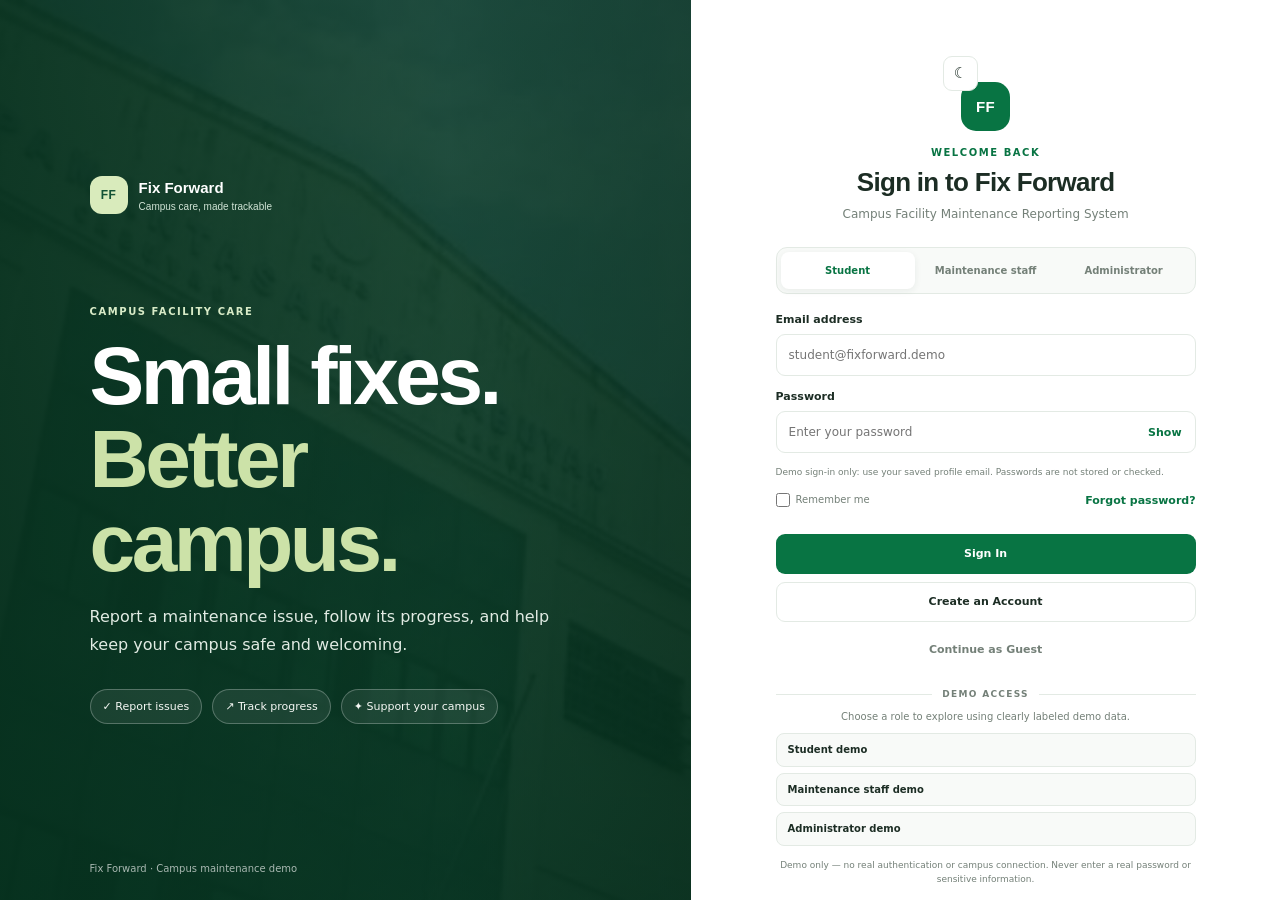
<file: index.html>
<!doctype html>
<html lang="en">
<head>
  <meta charset="utf-8">
  <meta name="viewport" content="width=device-width, initial-scale=1">
  <meta name="theme-color" content="#087443">
  <meta name="description" content="Fix Forward campus facility maintenance reporting demo.">
  <title>Fix Forward | Campus Maintenance</title>
  <link rel="stylesheet" href="styles.css">
</head>
<body>
  <section id="loginScreen" class="login-screen" aria-label="Sign in to Fix Forward">
    <div class="login-photo" role="img" aria-label="Campus building photograph">
      <div class="photo-overlay"></div>
      <div class="login-copy">
        <a class="brand brand-light" href="#" aria-label="Fix Forward home"><span class="brand-mark">FF</span><span>Fix Forward<small>Campus care, made trackable</small></span></a>
        <p class="eyebrow">CAMPUS FACILITY CARE</p>
        <h1>Small fixes.<br><span>Better campus.</span></h1>
        <p>Report a maintenance issue, follow its progress, and help keep your campus safe and welcoming.</p>
        <div class="login-tags"><span>✓ Report issues</span><span>↗ Track progress</span><span>✦ Support your campus</span></div>
      </div>
      <span class="photo-credit">Fix Forward · Campus maintenance demo</span>
    </div>
    <div class="login-panel">
      <button class="icon-button login-theme" data-action="theme" aria-label="Toggle dark mode" title="Toggle dark mode">☾</button>
      <div class="login-card">
        <div class="brand-mark brand-mark-large">FF</div>
        <p class="eyebrow">WELCOME BACK</p>
        <h2>Sign in to Fix Forward</h2>
        <p class="muted">Campus Facility Maintenance Reporting System</p>
        <div class="role-tabs" role="group" aria-label="Choose demo role">
          <button class="role-tab active" data-role="student">Student</button>
          <button class="role-tab" data-role="staff">Maintenance staff</button>
          <button class="role-tab" data-role="admin">Administrator</button>
        </div>
        <form id="loginForm" novalidate>
          <label for="loginEmail">Email address</label>
          <input id="loginEmail" type="email" autocomplete="username" placeholder="student@fixforward.demo" required>
          <label for="loginPassword">Password</label>
          <div class="password-wrap"><input id="loginPassword" type="password" autocomplete="current-password" placeholder="Enter your password" required><button type="button" data-action="toggle-password" aria-label="Show password">Show</button></div>
          <p class="login-footnote">Demo sign-in only: use your saved profile email. Passwords are not stored or checked.</p>
          <div class="login-options"><label class="remember"><input id="rememberMe" type="checkbox"> Remember me</label><button class="text-button" type="button" data-action="reset-password">Forgot password?</button></div>
          <p id="loginError" class="form-error" role="alert" hidden></p>
          <button class="button button-primary button-wide" type="submit">Sign In</button>
          <button class="button button-outline button-wide" type="button" data-action="register">Create an Account</button>
          <button class="button button-quiet button-wide" type="button" data-action="guest">Continue as Guest</button>
        </form>
        <div class="divider"><span>DEMO ACCESS</span></div>
        <p class="demo-caption">Choose a role to explore using clearly labeled demo data.</p>
        <div class="demo-buttons">
          <button data-action="demo" data-role="student">Student demo</button>
          <button data-action="demo" data-role="staff">Maintenance staff demo</button>
          <button data-action="demo" data-role="admin">Administrator demo</button>
        </div>
        <p class="login-footnote">Demo only — no real authentication or campus connection. Never enter a real password or sensitive information.</p>
        <p class="login-footnote"><a href="privacy.html" target="_blank" rel="noopener noreferrer">Read the Privacy Policy</a></p>
      </div>
    </div>
  </section>

  <div id="app" class="app-shell" hidden>
    <aside id="sidebar" class="sidebar">
      <a class="brand sidebar-brand" href="#" data-page-link="dashboard"><span class="brand-mark">FF</span><span>Fix Forward<small>Campus maintenance</small></span></a>
      <div id="sidebarNav" class="sidebar-nav"></div>
      <div class="sidebar-bottom">
        <div class="demo-label"><span class="status-dot"></span> Local demo environment</div>
        <button class="nav-item" data-page="profile"><span class="nav-icon">⚙</span><span>Profile & settings</span></button>
        <button class="nav-item" data-action="logout"><span class="nav-icon">↪</span><span>Sign out</span></button>
      </div>
    </aside>
    <main class="main-shell">
      <header class="topbar">
        <div class="topbar-left">
          <button class="icon-button menu-toggle" data-action="sidebar" aria-label="Toggle navigation">☰</button>
          <div><p class="eyebrow" id="pageEyebrow">OVERVIEW</p><h1 id="pageTitle">Dashboard</h1></div>
        </div>
        <div class="topbar-actions">
          <button class="icon-button" data-action="theme" aria-label="Toggle dark mode" title="Toggle dark mode">☾</button>
          <button class="icon-button notification-trigger" data-page="notifications" aria-label="Notifications">♧<span id="notificationBadge" class="notification-badge" hidden></span></button>
          <button class="profile-trigger" data-page="profile"><span class="avatar" id="userAvatar">S</span><span><strong id="userName">Student</strong><small id="userRole">Student</small></span><span class="chevron">⌄</span></button>
        </div>
      </header>
      <div id="pageContent" class="page-content" tabindex="-1"></div>
      <footer class="app-footer"><span>© 2026 Fix Forward · Student project prototype</span><span><a href="privacy.html" target="_blank" rel="noreferrer">Privacy policy</a><span> · </span>Local browser data only</span></footer>
    </main>
  </div>
  <dialog id="modal" class="modal"><div id="modalContent"></div></dialog>
  <div id="toast" class="toast" role="status" aria-live="polite"></div>
  <script src="script.js"></script>
</body>
</html>
</file>
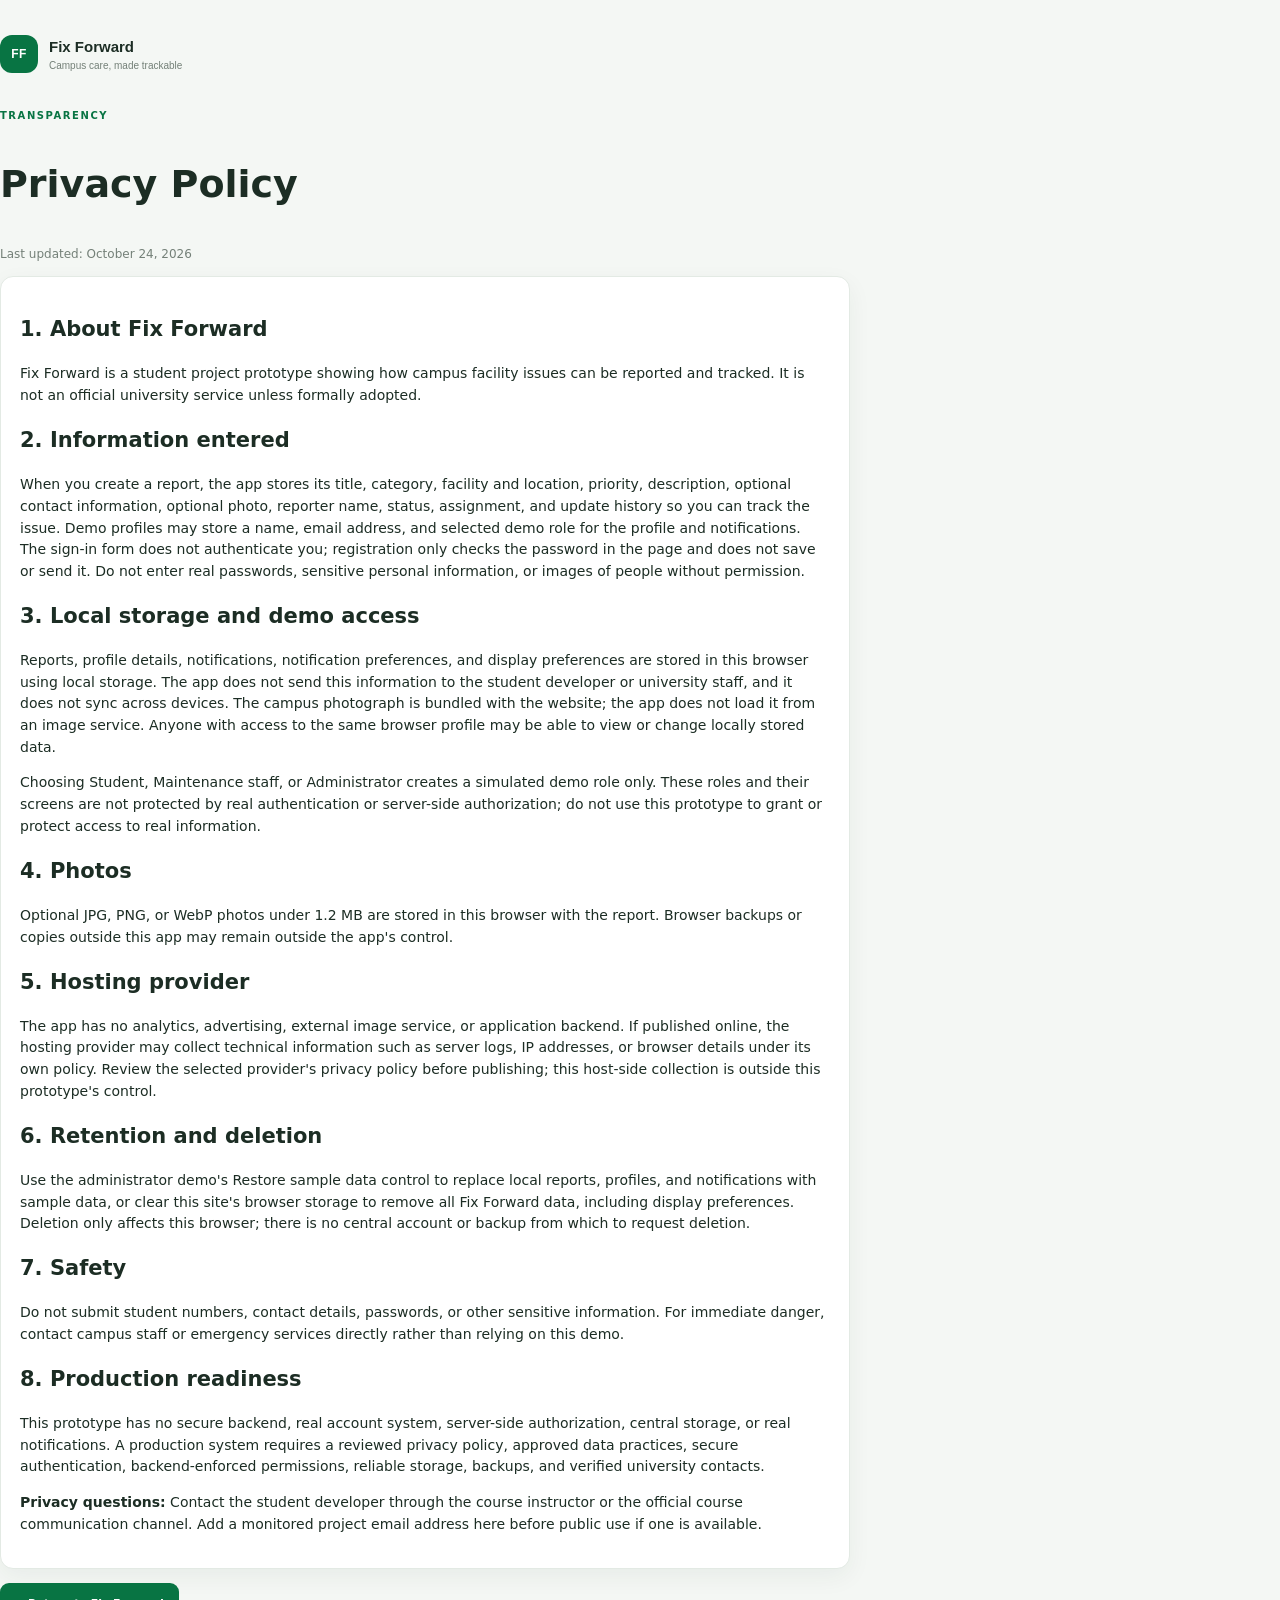
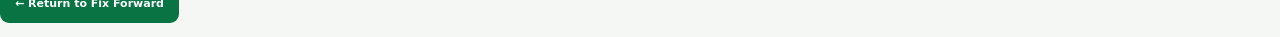
<file: privacy.html>
<!doctype html>
<html lang="en">
<head>
  <meta charset="utf-8">
  <meta name="viewport" content="width=device-width, initial-scale=1">
  <title>Privacy Policy | Fix Forward</title>
  <link rel="stylesheet" href="styles.css">
</head>
<body>
  <main style="max-width:850px;padding-top:35px">
    <a class="brand" href="index.html"><span class="brand-mark">FF</span><span>Fix Forward<small>Campus care, made trackable</small></span></a>
    <section style="padding-top:35px">
      <p class="eyebrow">TRANSPARENCY</p>
      <h1 style="font-size:38px">Privacy Policy</h1>
      <p class="muted">Last updated: October 24, 2026</p>
      <article class="card">
        <h2>1. About Fix Forward</h2>
        <p>Fix Forward is a student project prototype showing how campus facility issues can be reported and tracked. It is not an official university service unless formally adopted.</p>
        <h2>2. Information entered</h2>
        <p>When you create a report, the app stores its title, category, facility and location, priority, description, optional contact information, optional photo, reporter name, status, assignment, and update history so you can track the issue. Demo profiles may store a name, email address, and selected demo role for the profile and notifications. The sign-in form does not authenticate you; registration only checks the password in the page and does not save or send it. Do not enter real passwords, sensitive personal information, or images of people without permission.</p>
        <h2>3. Local storage and demo access</h2>
        <p>Reports, profile details, notifications, notification preferences, and display preferences are stored in this browser using local storage. The app does not send this information to the student developer or university staff, and it does not sync across devices. The campus photograph is bundled with the website; the app does not load it from an image service. Anyone with access to the same browser profile may be able to view or change locally stored data.</p>
        <p>Choosing Student, Maintenance staff, or Administrator creates a simulated demo role only. These roles and their screens are not protected by real authentication or server-side authorization; do not use this prototype to grant or protect access to real information.</p>
        <h2>4. Photos</h2>
        <p>Optional JPG, PNG, or WebP photos under 1.2 MB are stored in this browser with the report. Browser backups or copies outside this app may remain outside the app's control.</p>
        <h2>5. Hosting provider</h2>
        <p>The app has no analytics, advertising, external image service, or application backend. If published online, the hosting provider may collect technical information such as server logs, IP addresses, or browser details under its own policy. Review the selected provider's privacy policy before publishing; this host-side collection is outside this prototype's control.</p>
        <h2>6. Retention and deletion</h2>
        <p>Use the administrator demo's Restore sample data control to replace local reports, profiles, and notifications with sample data, or clear this site's browser storage to remove all Fix Forward data, including display preferences. Deletion only affects this browser; there is no central account or backup from which to request deletion.</p>
        <h2>7. Safety</h2>
        <p>Do not submit student numbers, contact details, passwords, or other sensitive information. For immediate danger, contact campus staff or emergency services directly rather than relying on this demo.</p>
        <h2>8. Production readiness</h2>
        <p>This prototype has no secure backend, real account system, server-side authorization, central storage, or real notifications. A production system requires a reviewed privacy policy, approved data practices, secure authentication, backend-enforced permissions, reliable storage, backups, and verified university contacts.</p>
        <p><strong>Privacy questions:</strong> Contact the student developer through the course instructor or the official course communication channel. Add a monitored project email address here before public use if one is available.</p>
      </article>
      <p><a class="button button-primary" href="index.html">← Return to Fix Forward</a></p>
    </section>
  </main>
</body>
</html>
</file>
<file: styles.css>
:root{color-scheme:light;--green:#087443;--green-dark:#075d37;--green-soft:#e9f5ed;--bg:#f4f7f4;--surface:#fff;--surface-alt:#f8faf8;--text:#1c2d24;--muted:#748078;--line:#e3eae4;--shadow:0 8px 24px rgba(23,55,36,.055);--red:#c74141;--amber:#9b6717;--blue:#3569b7;--purple:#7054a6}
*{box-sizing:border-box}html{scroll-behavior:smooth}body{margin:0;background:var(--bg);color:var(--text);font:14px/1.55 'DM Sans',system-ui,Arial,sans-serif}button,input,select,textarea{font:inherit}button{cursor:pointer}button:focus-visible,a:focus-visible,input:focus-visible,select:focus-visible,textarea:focus-visible{outline:3px solid rgba(8,116,67,.28);outline-offset:2px}a{color:var(--green)}[hidden]{display:none!important}.eyebrow{margin:0 0 6px;color:var(--green);font-size:10px;font-weight:800;letter-spacing:1.55px}.muted{color:var(--muted);font-size:12px}.brand{display:flex;align-items:center;gap:11px;color:var(--text);text-decoration:none;font:800 15px/1.2 Manrope,sans-serif}.brand small{display:block;margin-top:4px;color:var(--muted);font:500 10px 'DM Sans',sans-serif}.brand-mark{display:grid;place-items:center;width:38px;height:38px;flex:0 0 38px;border-radius:12px;background:var(--green);color:white;font:800 12px Manrope,sans-serif;letter-spacing:.5px}.brand-mark-large{width:49px;height:49px;margin:0 auto 14px;border-radius:15px;font-size:15px}

/* Login */
.login-screen{position:fixed;inset:0;z-index:10;display:grid;grid-template-columns:minmax(0,1.08fr) minmax(440px,.92fr);min-height:100vh;background:var(--surface);overflow:auto}.login-photo{position:relative;display:flex;align-items:center;min-height:100vh;padding:clamp(35px,7vw,100px);overflow:hidden;color:#fff;background:linear-gradient(135deg,#2c5540,#123b2b 65%,#092a1e)}.login-photo:before{position:absolute;inset:0;content:"";opacity:.29;background:linear-gradient(180deg,rgba(8,34,21,.12),rgba(4,33,19,.65)),url('assets/campus-building.png') center/cover}.photo-overlay{position:absolute;inset:0;background:linear-gradient(90deg,rgba(4,47,28,.84),rgba(6,57,35,.56) 65%,rgba(5,49,29,.62))}.login-copy{position:relative;max-width:620px}.brand-light{color:white;margin-bottom:clamp(55px,10vh,125px)}.brand-light small{color:#d0e3d5}.brand-light .brand-mark{background:#d9ebbc;color:#135335}.login-copy .eyebrow{color:#d8ebc7}.login-copy h1{margin:14px 0 18px;font:800 clamp(48px,6.5vw,82px)/1.02 Manrope,sans-serif;letter-spacing:-3.5px}.login-copy h1 span{color:#cce2a8}.login-copy>p:not(.eyebrow){max-width:500px;color:#e1ebe3;font-size:16px;line-height:1.75}.login-tags{display:flex;gap:10px;flex-wrap:wrap;margin-top:30px}.login-tags span{padding:8px 12px;border:1px solid #ffffff42;border-radius:30px;background:#ffffff13;color:#f5f8f4;font-size:11px}.photo-credit{position:absolute;bottom:24px;left:clamp(35px,7vw,100px);color:#ffffffa6;font-size:10px}.login-panel{position:relative;display:grid;place-items:center;min-height:100vh;padding:32px clamp(25px,5vw,75px);background:var(--surface)}.login-card{width:min(100%,420px);padding:15px 0;text-align:center}.login-card h2{margin:0;font:800 26px Manrope,sans-serif;letter-spacing:-.7px}.login-card>.muted{margin:7px 0 24px}.login-theme{position:absolute;top:24px;right:25px}.role-tabs{display:grid;grid-template-columns:repeat(3,1fr);gap:4px;padding:4px;margin:0 0 17px;border:1px solid var(--line);border-radius:11px;background:var(--surface-alt)}.role-tab{min-height:37px;padding:5px 8px;border:0;border-radius:8px;background:transparent;color:var(--muted);font-size:10px;font-weight:700}.role-tab.active{background:var(--surface);color:var(--green);box-shadow:0 2px 7px #193b2412}.login-card form{text-align:left}.login-card label,.request-form label,.profile-card label,.modal-form label,.staff-update label{display:block;margin:12px 0 6px;color:var(--text);font-size:11px;font-weight:700}.login-card input,.request-form input,.request-form select,.request-form textarea,.profile-card input,.modal-form input,.staff-update select,.staff-update textarea{width:100%;min-height:42px;padding:10px 12px;border:1px solid var(--line);border-radius:9px;background:var(--surface);color:var(--text);font-size:12px}.password-wrap{position:relative}.password-wrap input{padding-right:57px}.password-wrap button{position:absolute;top:0;right:8px;height:42px;border:0;background:transparent;color:var(--green);font-size:11px;font-weight:800}.login-options{display:flex;align-items:center;justify-content:space-between;margin:9px 0 14px}.login-options .remember{display:flex;align-items:center;gap:6px;margin:0;color:var(--muted);font-size:10px;font-weight:500}.remember input{width:14px;height:14px;min-height:0;margin:0;accent-color:var(--green)}.text-button{padding:3px 0;border:0;background:transparent;color:var(--green);font-size:11px;font-weight:700}.button{display:inline-flex;align-items:center;justify-content:center;gap:8px;min-height:40px;padding:10px 14px;border:1px solid transparent;border-radius:9px;font-size:11px;font-weight:750;text-decoration:none;transition:background .15s,border-color .15s,transform .15s}.button:hover{transform:translateY(-1px)}.button-primary{background:var(--green);color:#fff}.button-primary:hover{background:var(--green-dark)}.button-outline{border-color:var(--line);background:var(--surface);color:var(--text)}.button-quiet{background:transparent;color:var(--muted)}.button-danger{background:#b73a3a;color:white}.button-wide{width:100%;margin-top:8px}.button-small{min-height:31px;padding:6px 10px;font-size:10px}.divider{display:flex;align-items:center;gap:10px;margin:18px 0 7px;color:var(--muted);font-size:9px;font-weight:800;letter-spacing:1.3px}.divider:before,.divider:after{height:1px;flex:1;background:var(--line);content:""}.demo-caption,.login-footnote{margin:5px 0 9px;color:var(--muted);font-size:10px}.demo-buttons{display:grid;grid-template-columns:1fr;gap:6px}.demo-buttons button{padding:8px 11px;border:1px solid var(--line);border-radius:8px;background:var(--surface-alt);color:var(--text);text-align:left;font-size:10px;font-weight:700}.demo-buttons button:hover{border-color:#a6ccb0;background:var(--green-soft)}.login-footnote{margin-top:12px;font-size:9px;line-height:1.6}.form-error{margin:8px 0;color:var(--red);font-size:11px;font-weight:650}

/* App shell */
.app-shell{min-height:100vh}.sidebar{position:fixed;inset:0 auto 0 0;z-index:4;display:flex;width:252px;flex-direction:column;padding:23px 15px 16px;border-right:1px solid var(--line);background:var(--surface)}.sidebar-brand{padding:0 10px 25px}.sidebar-nav{overflow:auto;flex:1}.nav-group{margin-bottom:20px}.nav-heading{padding:0 11px;margin:0 0 7px;color:#97a29a;font-size:9px;font-weight:800;letter-spacing:1.3px}.nav-item{display:flex;width:100%;align-items:center;gap:11px;min-height:40px;padding:8px 11px;border:0;border-radius:9px;background:transparent;color:#637068;text-align:left;font-size:11px;font-weight:600}.nav-item+.nav-item{margin-top:3px}.nav-item:hover{background:var(--surface-alt);color:var(--green)}.nav-item.active{background:var(--green);color:white;box-shadow:0 4px 11px #08744325}.nav-icon{display:grid;width:19px;flex:0 0 19px;place-items:center;font-size:16px}.nav-count{display:grid;min-width:19px;height:19px;margin-left:auto;place-items:center;border-radius:20px;background:#e2f1e7;color:var(--green);font-size:9px;font-weight:800}.sidebar-bottom{padding-top:12px;border-top:1px solid var(--line)}.demo-label{display:flex;align-items:center;gap:7px;padding:8px 10px 13px;color:var(--muted);font-size:9px}.status-dot{width:7px;height:7px;border-radius:100%;background:#45ad70}.main-shell{min-height:100vh;margin-left:252px}.topbar{position:sticky;top:0;z-index:3;display:flex;height:76px;align-items:center;justify-content:space-between;padding:0 clamp(20px,3vw,44px);border-bottom:1px solid var(--line);background:color-mix(in srgb,var(--surface) 94%,transparent);backdrop-filter:blur(12px)}.topbar-left,.topbar-actions{display:flex;align-items:center;gap:15px}.topbar-left .eyebrow{margin:0;font-size:8px}.topbar h1{margin:1px 0 0;font:750 17px Manrope,sans-serif;letter-spacing:-.3px}.icon-button{position:relative;display:grid;width:35px;height:35px;place-items:center;border:1px solid var(--line);border-radius:9px;background:var(--surface);color:var(--text);font-size:15px}.icon-button:hover{border-color:#b3d5bc;color:var(--green)}.menu-toggle{display:none}.notification-badge{position:absolute;top:6px;right:6px;width:7px;height:7px;border:1px solid var(--surface);border-radius:50%;background:#d64b4b}.profile-trigger{display:flex;align-items:center;gap:9px;padding:0 0 0 13px;border:0;border-left:1px solid var(--line);background:transparent;color:var(--text);text-align:left}.avatar{display:grid;width:33px;height:33px;flex:0 0 33px;place-items:center;border-radius:50%;background:#e6f1e8;color:var(--green);font-weight:800}.profile-trigger strong,.profile-trigger small{display:block}.profile-trigger strong{font-size:10px}.profile-trigger small{margin-top:2px;color:var(--muted);font-size:9px}.chevron{margin-left:3px;color:var(--muted)}.page-content{max-width:1500px;min-height:calc(100vh - 124px);padding:27px clamp(20px,3vw,44px) 40px;margin:0 auto}.app-footer{display:flex;justify-content:space-between;gap:10px;padding:17px clamp(20px,3vw,44px);border-top:1px solid var(--line);color:var(--muted);font-size:9px}.app-footer a{color:var(--muted);text-decoration:none}

/* Dashboard */
.welcome-card{position:relative;display:flex;min-height:177px;align-items:center;justify-content:space-between;overflow:hidden;padding:25px 31px;border:1px solid #dce9dd;border-radius:15px;background:linear-gradient(110deg,#edf6ed,#f6faf4 64%,#e6f2e7)}.welcome-card .eyebrow{font-size:9px}.welcome-card h2,.page-intro h2{margin:0;font:800 24px/1.25 Manrope,sans-serif;letter-spacing:-.8px;color:var(--text)}.welcome-card p:not(.eyebrow){max-width:480px;margin:8px 0 12px;color:#728078;font-size:11px}.demo-chip{display:inline-block;padding:5px 8px;border:1px solid #d3e7d5;border-radius:5px;background:#ffffffa8;color:var(--green);font-size:8px;font-weight:800;letter-spacing:.6px}.welcome-art{display:grid;width:118px;height:118px;flex:0 0 118px;place-items:center;margin-right:4%;border:1px solid #d6e8d8;border-radius:38px;background:#f5faf2;box-shadow:0 10px 24px #1b573312;transform:rotate(-8deg)}.welcome-art span{display:grid;width:70px;height:70px;place-items:center;border-radius:24px;background:var(--green);color:#fff;font-size:42px;box-shadow:0 10px 22px #08744342}.stats-grid{display:grid;grid-template-columns:repeat(4,minmax(0,1fr));gap:14px;margin:17px 0}.stat-card,.card{border:1px solid var(--line);border-radius:13px;background:var(--surface);box-shadow:var(--shadow)}.stat-card{position:relative;min-height:126px;padding:16px 17px}.stat-card p{margin:0;color:#6e7b72;font-size:10px;font-weight:600}.stat-card strong{display:block;margin:5px 0 1px;font:800 24px Manrope,sans-serif}.stat-card small{color:#98a29b;font-size:9px}.stat-icon{position:absolute;top:16px;right:16px;display:grid;width:31px;height:31px;place-items:center;border-radius:9px;font-size:15px}.stat-icon.green{background:#e7f4e9;color:var(--green)}.stat-icon.amber{background:#fbf2dd;color:var(--amber)}.stat-icon.blue{background:#e9f0fb;color:var(--blue)}.stat-icon.purple{background:#f0ebf8;color:var(--purple)}.dashboard-grid{display:grid;grid-template-columns:minmax(255px,.8fr) minmax(0,1.2fr);gap:15px}.card{padding:19px}.card-heading{display:flex;align-items:center;justify-content:space-between;gap:12px;margin-bottom:13px}.card-heading .eyebrow{font-size:8px}.card h3,.form-aside h3,.details-aside h3,.comments-card h3,.staff-update h3{margin:0;font:750 15px Manrope,sans-serif;letter-spacing:-.2px}.quick-actions{display:grid;gap:7px;margin-top:13px}.quick-action{display:flex;align-items:center;gap:10px;width:100%;padding:9px;border:1px solid transparent;border-radius:9px;background:var(--surface-alt);color:var(--text);text-align:left}.quick-action:hover{border-color:#d1e5d4;background:var(--green-soft)}.quick-icon{display:grid;width:33px;height:33px;flex:0 0 33px;place-items:center;border-radius:9px;background:#e8f3e9;color:var(--green);font-size:17px}.quick-action strong,.quick-action small{display:block}.quick-action strong{font-size:10px}.quick-action small{margin-top:2px;color:var(--muted);font-size:9px}.quick-action>b{margin-left:auto;color:var(--muted)}.activity-list{display:grid}.activity-row{display:flex;width:100%;align-items:center;gap:10px;padding:10px 0;border:0;border-top:1px solid var(--line);background:transparent;color:var(--text);text-align:left}.activity-mark{display:grid;width:27px;height:27px;flex:0 0 27px;place-items:center;border-radius:50%;background:#edf5ed;color:var(--green);font-size:19px}.activity-row>span:nth-child(2){min-width:0;flex:1}.activity-row strong,.activity-row small{display:block;overflow:hidden;text-overflow:ellipsis;white-space:nowrap}.activity-row strong{font-size:10px}.activity-row small,.activity-row time{margin-top:3px;color:var(--muted);font-size:9px}.activity-row time{white-space:nowrap}

/* Forms, list, details */
.page-intro{margin:0 0 17px}.page-intro>p:not(.eyebrow){margin:6px 0 0;color:var(--muted);font-size:11px}.page-intro-row{display:flex;align-items:center;justify-content:space-between;gap:15px}.form-layout{display:grid;grid-template-columns:minmax(0,1.7fr) minmax(220px,.75fr);align-items:start;gap:15px}.request-form{padding:23px}.form-section-title{display:flex;align-items:center;gap:11px;padding-bottom:13px;border-bottom:1px solid var(--line)}.form-section-title>span{display:grid;width:29px;height:29px;place-items:center;border-radius:9px;background:#e9f4ea;color:var(--green);font-size:10px;font-weight:800}.form-section-title h3{margin:0;font:750 14px Manrope,sans-serif}.form-section-title p{margin:3px 0 0;color:var(--muted);font-size:10px}.form-section-spaced{margin-top:21px}.field-grid{display:grid;grid-template-columns:1fr 1fr;gap:12px}.required{color:var(--red)}.request-form label small{color:var(--muted);font-size:9px;font-weight:500}.request-form textarea,.staff-update textarea{min-height:100px;resize:vertical}.request-form input[type=file]{padding:8px}.field-hint{display:block;margin:5px 0 0;color:var(--muted);font-size:9px;font-weight:400}.form-actions{display:flex;align-items:center;gap:14px;margin-top:20px;padding-top:15px;border-top:1px solid var(--line)}.form-actions p{color:var(--muted);font-size:9px}.form-aside{position:sticky;top:94px}.aside-icon{display:grid;width:32px;height:32px;place-items:center;margin-bottom:12px;border-radius:10px;background:#e8f3e9;color:var(--green)}.form-aside ul{display:grid;gap:12px;padding-left:18px;color:#68766d;font-size:10px}.form-aside li::marker{color:var(--green)}.safety-note,.privacy-callout{padding:13px;margin-top:16px;border:1px solid #f0e2c4;border-radius:10px;background:#fff9ec;color:#8d6829}.safety-note p,.privacy-callout p{margin:5px 0 0;font-size:10px;line-height:1.6}.local-note{margin:14px 0 0;color:var(--muted);font-size:9px;line-height:1.6}.photo-preview{display:flex;align-items:center;gap:13px;margin-top:12px}.photo-preview img{max-width:145px;max-height:100px;border-radius:8px}.danger{color:var(--red)}
.table-card{padding:0;overflow:hidden}.filter-bar{display:grid;grid-template-columns:minmax(200px,1.6fr) repeat(4,minmax(105px,.8fr));gap:9px;padding:14px;border-bottom:1px solid var(--line)}.filter-bar select,.search-field input,.assign-select{min-width:0;height:37px;padding:8px 10px;border:1px solid var(--line);border-radius:8px;background:var(--surface);color:var(--text);font-size:10px}.search-field{display:flex;align-items:center;gap:7px;min-width:0;height:37px;padding:0 10px;border:1px solid var(--line);border-radius:8px;color:var(--muted)}.search-field input{width:100%;height:auto;padding:0;border:0;outline:0!important;box-shadow:none!important}.search-field span{font-size:18px}.table-wrap{overflow-x:auto}table{width:100%;border-collapse:collapse;text-align:left}th{padding:11px 12px;background:var(--surface-alt);color:#8b958e;font-size:8px;letter-spacing:.6px;white-space:nowrap}td{padding:12px;border-top:1px solid var(--line);color:#58665d;font-size:9px;vertical-align:middle}td small{display:block;margin-top:3px;color:var(--muted);font-size:9px}.request-link{display:block;padding:0;border:0;background:transparent;color:var(--text);text-align:left}.request-link strong,.request-link span{display:block;max-width:230px;overflow:hidden;text-overflow:ellipsis;white-space:nowrap}.request-link strong{color:var(--green);font-size:9px}.request-link span{margin-top:3px;font-weight:700}.status-badge,.priority-badge{display:inline-flex;align-items:center;min-height:22px;padding:3px 8px;border-radius:20px;font-size:8px;font-weight:800;white-space:nowrap}.status-pending{background:#fff3dd;color:#9a6a15}.status-under-review,.status-approved{background:#eaf0ff;color:#4565ad}.status-in-progress{background:#e7f1fb;color:#3569a9}.status-on-hold{background:#f1eafb;color:#74539e}.status-resolved{background:#e4f5e9;color:#187747}.status-rejected{background:#fceaea;color:#b34444}.priority-badge.low{background:#e8f4ea;color:#417a4b}.priority-badge.medium{background:#f3f0df;color:#897222}.priority-badge.high{background:#fff0df;color:#b56821}.priority-badge.urgent{background:#fbe8e8;color:#bc3b3b}.status-large{padding:7px 11px;font-size:10px}.assign-select{height:30px;max-width:130px;padding:4px}.table-footer{display:flex;align-items:center;justify-content:space-between;gap:12px;padding:12px 14px;border-top:1px solid var(--line);color:var(--muted);font-size:9px}.pagination{display:flex;align-items:center;gap:10px}.pagination button{padding:6px 9px;border:1px solid var(--line);border-radius:7px;background:var(--surface);color:var(--text);font-size:9px}.pagination button:disabled{opacity:.45;cursor:not-allowed}.empty-state{padding:35px 15px;text-align:center}.empty-icon{display:grid;width:40px;height:40px;place-items:center;margin:0 auto 10px;border-radius:13px;background:#edf5ed;color:var(--green);font-size:22px}.empty-state h3{margin:0;font:750 14px Manrope,sans-serif}.empty-state p{max-width:430px;margin:6px auto 13px;color:var(--muted);font-size:10px}.empty-card{text-align:center}
.details-layout{display:grid;grid-template-columns:minmax(0,1fr) 260px;align-items:start;gap:15px}.details-main,.details-aside{display:grid;gap:14px}.details-card .card-heading{margin-bottom:14px}.details-description{color:#536158;font-size:12px;line-height:1.7}.detail-grid{display:grid;grid-template-columns:repeat(2,minmax(0,1fr));gap:15px;padding-top:16px;border-top:1px solid var(--line)}.detail-grid small,.detail-grid strong{display:block}.detail-grid small{color:var(--muted);font-size:8px;font-weight:800;letter-spacing:.8px}.detail-grid strong{margin-top:4px;font-size:10px}.details-photo{display:block;max-width:100%;max-height:260px;margin-top:18px;border-radius:10px}.resolution-note{margin-top:15px;padding:13px;border-radius:9px;background:#eaf5ec;color:var(--green-dark);font-size:10px}.resolution-note p{margin:5px 0 0}.progress-steps{display:grid;gap:0;margin-top:17px}.progress-step{position:relative;display:flex;align-items:center;gap:10px;min-height:40px;color:#9ba49d;font-size:9px}.progress-step:not(:last-child):after{position:absolute;top:26px;left:11px;width:1px;height:22px;background:var(--line);content:""}.progress-step span{z-index:1;display:grid;width:23px;height:23px;place-items:center;border:1px solid var(--line);border-radius:50%;background:var(--surface);font-size:9px}.progress-step.current{color:var(--green)}.progress-step.current span,.progress-step.complete span{border-color:var(--green);background:var(--green);color:white}.progress-step.complete{color:var(--text)}.exception-state{padding:15px 0 0}.exception-state p{color:var(--muted);font-size:10px}.staff-update form{max-width:650px}.staff-update .button{margin-top:12px}.timeline{margin-top:15px}.timeline-item{position:relative;display:flex;gap:11px;padding:0 0 16px}.timeline-item>span{position:relative;z-index:1;width:9px;height:9px;flex:0 0 9px;margin-top:4px;border-radius:50%;background:var(--green)}.timeline-item:not(:last-child):before{position:absolute;top:12px;bottom:0;left:4px;width:1px;background:var(--line);content:""}.timeline-item strong,.timeline-item small{display:block}.timeline-item strong{font-size:10px}.timeline-item small{margin-top:3px;color:var(--muted);font-size:9px}.timeline-item p{margin:6px 0 0;color:#57645c;font-size:10px}
.notification-list{padding:0}.notification-item{display:flex;align-items:flex-start;gap:12px;padding:16px;border-bottom:1px solid var(--line)}.notification-item:last-child{border-bottom:0}.notification-item.unread{background:color-mix(in srgb,var(--green-soft) 45%,var(--surface))}.notification-icon{display:grid;width:32px;height:32px;flex:0 0 32px;place-items:center;border-radius:10px;background:#e8f3e9;color:var(--green)}.notification-item>div:nth-child(2){flex:1}.notification-item strong{font-size:11px}.notification-item p{margin:3px 0;color:#657168;font-size:10px}.notification-item small{color:var(--muted);font-size:9px}.notification-actions{display:flex;gap:10px;white-space:nowrap}
.analytics-grid{display:grid;grid-template-columns:repeat(2,minmax(0,1fr));gap:14px}.analytics-stats{margin-bottom:15px}.bar-list{display:grid;gap:11px;margin-top:17px}.bar-row{display:grid;grid-template-columns:minmax(80px,1fr) minmax(70px,2fr) 23px;align-items:center;gap:9px;font-size:9px}.bar-row>span{overflow:hidden;color:#657168;text-overflow:ellipsis;white-space:nowrap}.bar-row strong{text-align:right;font-size:9px}.bar-track{height:7px;overflow:hidden;border-radius:9px;background:var(--surface-alt)}.bar-track i{display:block;height:100%;min-width:3px;border-radius:9px}.bar-green{background:#3d9963}.bar-blue{background:#5a83ca}.bar-amber{background:#d1a84e}.bar-purple{background:#9578bd}
.analytics-actions{display:flex;align-items:flex-end;gap:9px}.analytics-actions label{display:grid;gap:4px;margin:0;color:var(--muted);font-size:9px}.analytics-actions select{min-width:130px;height:38px;padding:7px 9px;border:1px solid var(--line);border-radius:8px;background:var(--surface);color:var(--text);font-size:10px}
.profile-grid,.settings-grid{display:grid;grid-template-columns:repeat(2,minmax(0,1fr));align-items:start;gap:15px}.profile-card form{max-width:470px}.profile-heading{display:flex;align-items:center;gap:12px;padding-bottom:16px;border-bottom:1px solid var(--line)}.avatar-large{width:46px;height:46px;flex-basis:46px;font-size:16px}.profile-heading h3{margin:0;font:750 15px Manrope,sans-serif}.profile-heading p{margin:3px 0 0;color:var(--muted);font-size:10px}.profile-card form .button{margin-top:14px}.setting-row{display:flex;align-items:center;justify-content:space-between;gap:15px;padding:15px 0;border-bottom:1px solid var(--line)}.setting-row strong,.setting-row small{display:block}.setting-row strong{font-size:10px}.setting-row small{margin-top:3px;color:var(--muted);font-size:9px}.switch{width:34px;height:20px;border:0;border-radius:20px;background:#bcc6bd}.switch[aria-checked=true]{background:var(--green)}.switch:after{display:block;width:14px;height:14px;margin:3px;border-radius:50%;background:white;content:"";transition:transform .15s}.switch[aria-checked=true]:after{transform:translateX(14px)}.setting-enabled{color:var(--green);font-size:9px}.privacy-callout{border-color:#d8e8d9;background:#f0f7ef;color:#45694a}.settings-grid h3{margin:15px 0 5px;font:750 12px Manrope,sans-serif}.settings-grid p{color:var(--muted);font-size:10px;line-height:1.7}.settings-grid .button{margin-top:10px}

/* Dialog and theme */
.modal{width:min(92vw,460px);max-height:90vh;padding:22px;border:1px solid var(--line);border-radius:14px;background:var(--surface);color:var(--text);box-shadow:0 22px 90px #102a1c40}.modal::backdrop{background:#0e2519a1;backdrop-filter:blur(2px)}.modal-header{display:flex;align-items:flex-start;justify-content:space-between;gap:14px}.modal-header h2{margin:0;font:800 19px Manrope,sans-serif}.modal>div>p,.modal-form>p{color:#617067;font-size:11px;line-height:1.7}.modal-hint{padding:10px;border-radius:8px;background:var(--surface-alt)}.modal-actions{display:flex;justify-content:flex-end;gap:8px;margin-top:18px}.modal-form label{margin-top:12px}.modal-form .form-error{font-size:10px}.toast{position:fixed;right:22px;bottom:20px;z-index:20;max-width:min(390px,calc(100vw - 32px));padding:11px 15px;border:1px solid #315d43;border-radius:9px;background:#173e2a;color:#fff;font-size:11px;opacity:0;pointer-events:none;transform:translateY(8px);transition:.2s}.toast.show{opacity:1;transform:translateY(0)}
body.dark-mode{color-scheme:dark;--bg:#101a14;--surface:#17231b;--surface-alt:#1d2b21;--text:#e4eee7;--muted:#a0afa4;--line:#2a3b2e;--shadow:0 8px 24px rgba(0,0,0,.15)}body.dark-mode .login-screen{background:var(--surface)}body.dark-mode .login-panel{background:var(--surface)}body.dark-mode .login-card h2{color:var(--text)}body.dark-mode .login-card label{color:var(--text)}body.dark-mode .welcome-card{border-color:#345340;background:linear-gradient(110deg,#20392a,#1a2c20)}body.dark-mode .welcome-card p:not(.eyebrow){color:#b5c5b8}body.dark-mode .welcome-art{border-color:#38523e;background:#263b2b}body.dark-mode .table-wrap th{background:#1d2b21}body.dark-mode td{color:#bfccc2}body.dark-mode .filter-bar select,body.dark-mode .search-field,body.dark-mode .search-field input,body.dark-mode .assign-select{background:var(--surface);color:var(--text)}body.dark-mode .safety-note{border-color:#665431;background:#332b1b;color:#e2c27e}body.dark-mode .privacy-callout{border-color:#345340;background:#203327;color:#bdd7c1}body.dark-mode .notification-item.unread{background:#1b3022}

@media(max-width:1100px){.sidebar{width:220px}.main-shell{margin-left:220px}.filter-bar{grid-template-columns:minmax(180px,1.5fr) repeat(2,minmax(110px,1fr))}.welcome-art{margin-right:1%}.login-screen{grid-template-columns:minmax(0,1fr) minmax(400px,.9fr)}}
@media(max-width:800px){.login-screen{grid-template-columns:1fr}.login-photo{min-height:230px;padding:25px 28px}.login-photo:before{background-position:center 43%}.brand-light{margin-bottom:20px}.login-copy h1{font-size:40px;letter-spacing:-1.8px;margin:8px 0}.login-copy>p:not(.eyebrow){max-width:600px;margin:5px 0;font-size:12px}.login-tags{margin-top:12px}.login-tags span{padding:6px 9px;font-size:9px}.photo-credit{display:none}.login-panel{min-height:auto;padding:25px 25px 34px}.login-card{max-width:460px}.sidebar{width:252px;transform:translateX(-100%);transition:transform .2s;box-shadow:none}.sidebar.mobile-open{transform:translateX(0);box-shadow:15px 0 35px #102a1c2b}.main-shell{margin-left:0}.menu-toggle{display:grid}.topbar{height:68px}.page-content{min-height:calc(100vh - 118px)}.dashboard-grid{grid-template-columns:1fr}.quick-actions{grid-template-columns:repeat(3,1fr)}.quick-action{align-items:flex-start;flex-wrap:wrap}.quick-action>b{display:none}.quick-action span:nth-child(2){width:calc(100% - 45px)}}
@media(max-width:620px){.login-photo{min-height:205px;padding:20px}.brand-light{margin-bottom:13px}.brand-mark{width:32px;height:32px;flex-basis:32px}.login-copy h1{font-size:35px}.login-tags{gap:5px}.login-tags span{font-size:8px}.login-panel{padding:16px 20px 28px}.login-theme{top:10px;right:10px;width:31px;height:31px}.login-card h2{font-size:22px}.login-card>.muted{margin:5px 0 15px}.demo-buttons{grid-template-columns:1fr 1fr}.demo-buttons button:last-child{grid-column:1/-1}.page-content{padding:20px 14px 30px}.topbar{padding:0 14px}.topbar-actions{gap:7px}.profile-trigger{gap:6px;padding-left:8px}.profile-trigger>span:nth-child(2){display:none}.chevron{display:none}.welcome-card{min-height:160px;padding:18px}.welcome-card h2,.page-intro h2{font-size:21px}.welcome-card p:not(.eyebrow){max-width:310px;font-size:10px}.welcome-art{width:70px;height:70px;flex-basis:70px;border-radius:24px}.welcome-art span{width:45px;height:45px;border-radius:15px;font-size:28px}.stats-grid{grid-template-columns:repeat(2,minmax(0,1fr));gap:9px;margin:11px 0}.stat-card{min-height:108px;padding:13px}.stat-card strong{font-size:21px}.stat-icon{top:12px;right:12px;width:26px;height:26px}.quick-actions{grid-template-columns:1fr}.quick-action{align-items:center}.quick-action span:nth-child(2){width:auto}.card{padding:15px}.table-card{padding:0}.filter-bar{grid-template-columns:1fr 1fr;padding:10px}.search-field{grid-column:1/-1}.filter-bar select{min-width:0}.table-footer{align-items:flex-start;flex-direction:column}.page-intro-row{align-items:flex-start;flex-direction:column}.field-grid{grid-template-columns:1fr;gap:0}.form-actions{align-items:flex-start;flex-direction:column;gap:5px}.details-layout,.analytics-grid,.profile-grid,.settings-grid,.form-layout{grid-template-columns:1fr}.form-aside{position:static}.details-aside{grid-row:1}.detail-grid{gap:12px}.notification-item{padding:12px}.notification-actions{align-items:flex-end;flex-direction:column;gap:4px}.app-footer{flex-direction:column;padding:14px;font-size:8px}.topbar h1{font-size:15px}.activity-row time{font-size:8px}.welcome-card .demo-chip{font-size:7px}}
@media(prefers-reduced-motion:reduce){*,*:before,*:after{scroll-behavior:auto!important;transition:none!important}}
 .attention-card{margin-top:15px}.attention-card .card-heading{align-items:flex-start}.attention-card .card-heading h3{margin-bottom:2px}.attention-card .activity-row>.priority-badge{width:53px;justify-content:center}
.login-photo:before{background-image:linear-gradient(180deg,rgba(8,34,21,.12),rgba(4,33,19,.65)),url('assets/campus-building.png')}
</file>
